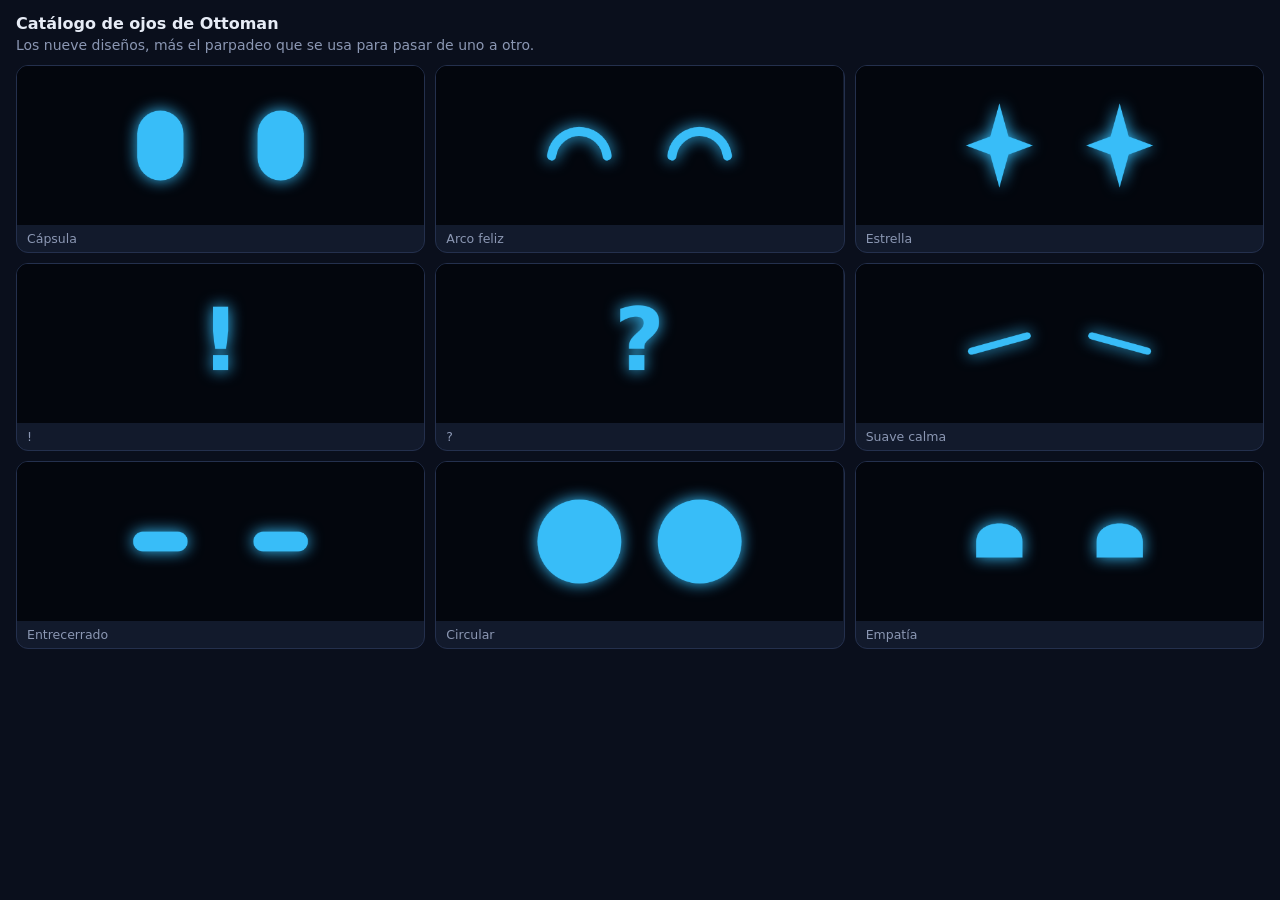
<file: web/ojos_catalogo.html>
<!doctype html>
<html lang="es">
<head>
<meta charset="utf-8">
<meta name="viewport" content="width=device-width, initial-scale=1">
<title>Ottoman · Catálogo de ojos</title>
<style>
  body { margin: 0; background: #0a0f1c; color: #e7ecf6; font: 14px "Segoe UI", system-ui, sans-serif; }
  h1 { font-size: 16px; margin: 14px 16px 4px; }
  p { margin: 0 16px 12px; color: #8b97b3; }
  .grilla { display: grid; grid-template-columns: repeat(3, 1fr); gap: 10px; padding: 0 16px 16px; }
  figure { margin: 0; background: #121a2c; border: 1px solid #24304d; border-radius: 12px; overflow: hidden; }
  figcaption { padding: 6px 10px; font-size: 12.5px; color: #8b97b3; }
  iframe { display: block; width: 100%; aspect-ratio: 640 / 250; border: 0; }
  canvas { display: block; width: 100%; height: auto; }
  body.uno { overflow: hidden; }
</style>
</head>
<body>
<script src="/web/ojos.js"></script>
<script>
  const d = new URLSearchParams(location.search).get("d");
  if (d) {
    document.body.className = "uno";
    const c = document.createElement("canvas"); c.width = 640; c.height = 250; document.body.appendChild(c);
    Ojos.iniciar(c); Ojos.mostrar(d);
  } else {
    document.body.insertAdjacentHTML("beforeend",
      "<h1>Catálogo de ojos de Ottoman</h1><p>Los nueve diseños, más el parpadeo que se usa para pasar de uno a otro.</p><div class='grilla'>" +
      Ojos.disenos.map((x) => `<figure><iframe src="?d=${x}" title="${Ojos.nombre(x)}"></iframe><figcaption>${Ojos.nombre(x)}</figcaption></figure>`).join("") +
      "</div>");
  }
</script>
</body>
</html>
</file>
